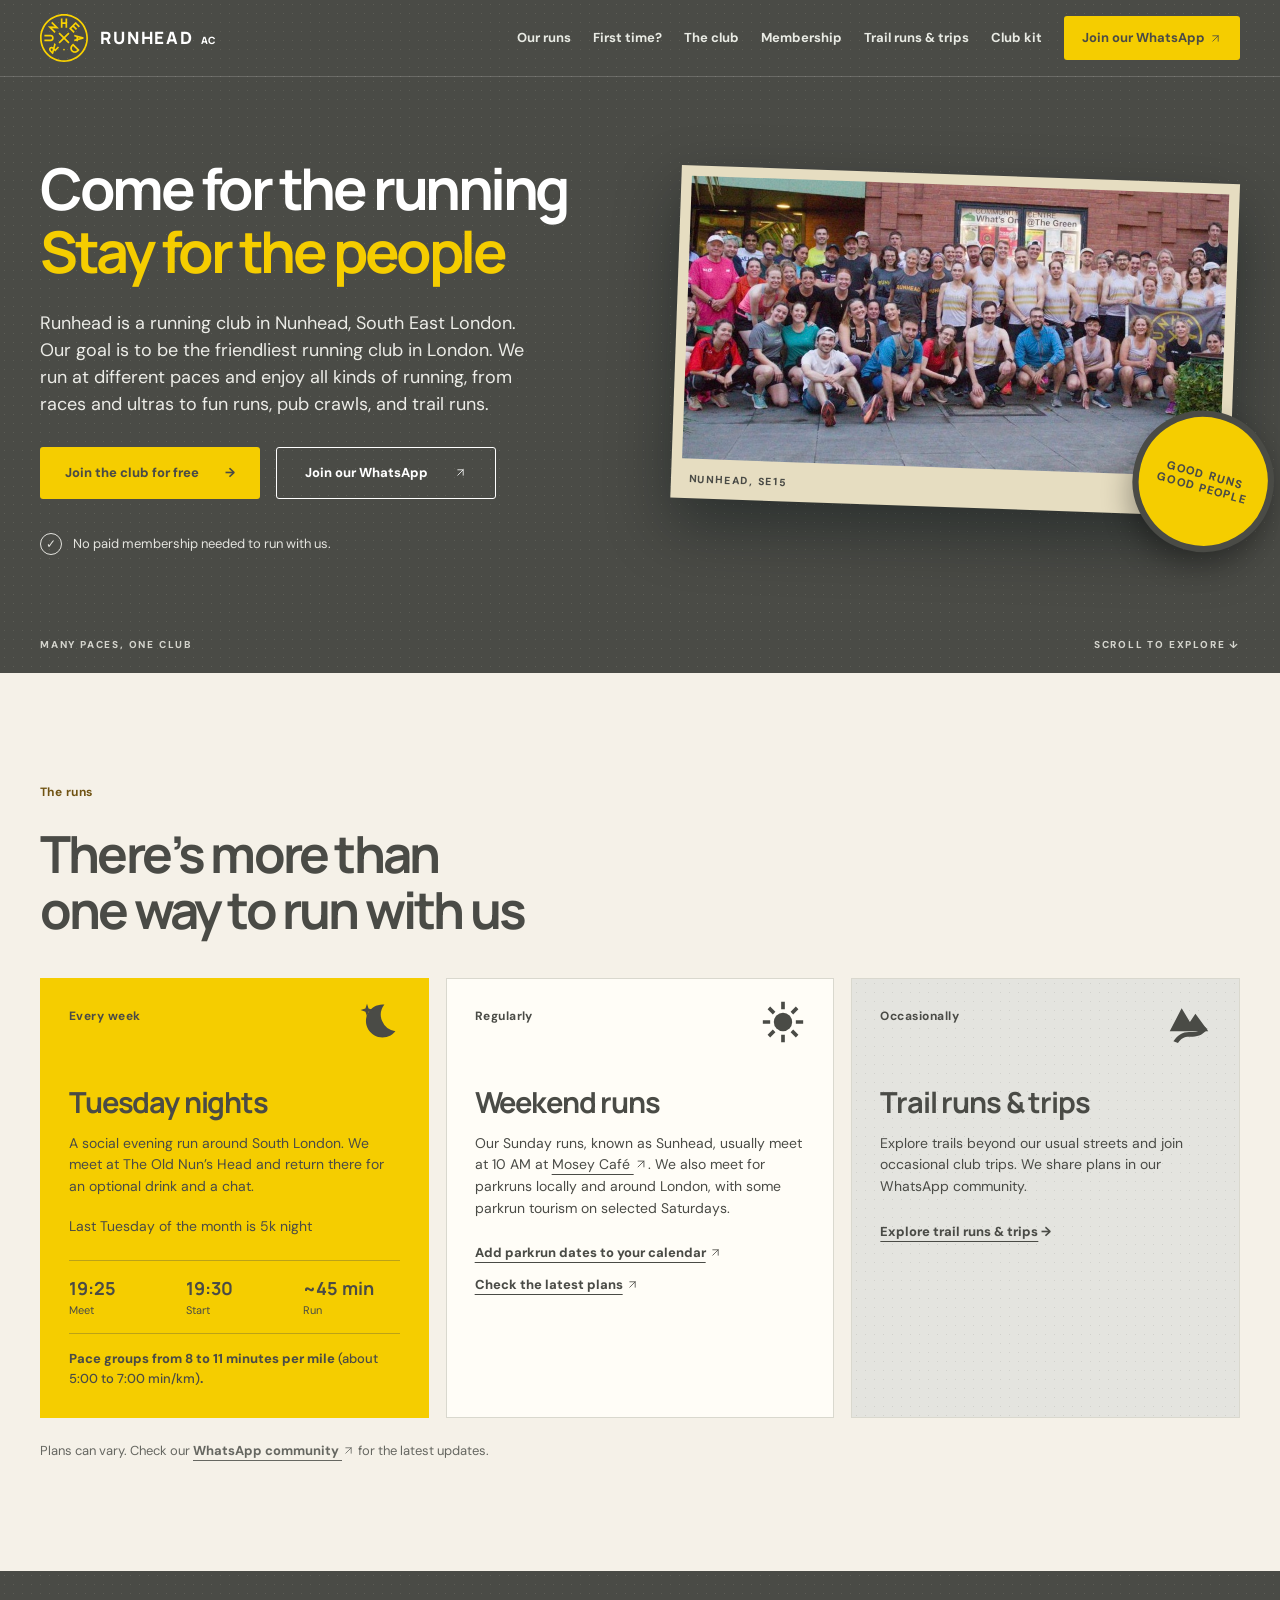
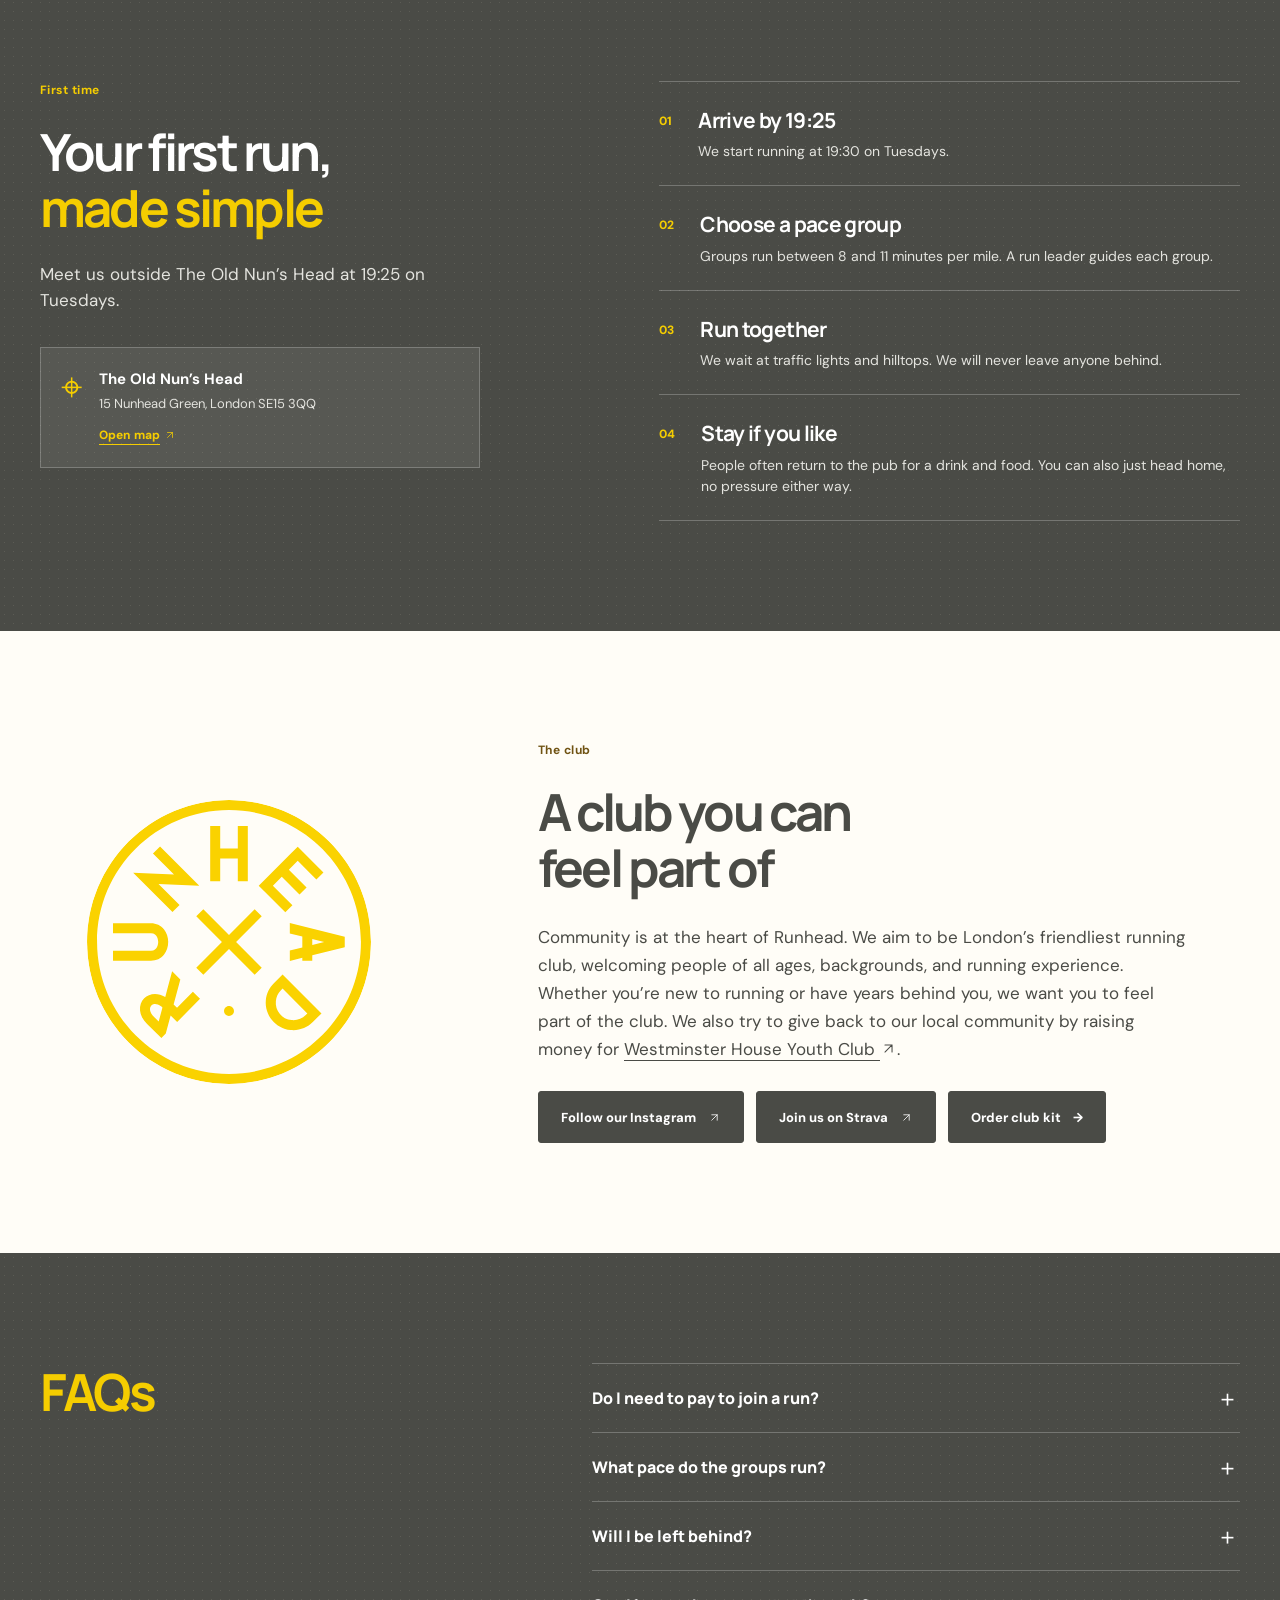
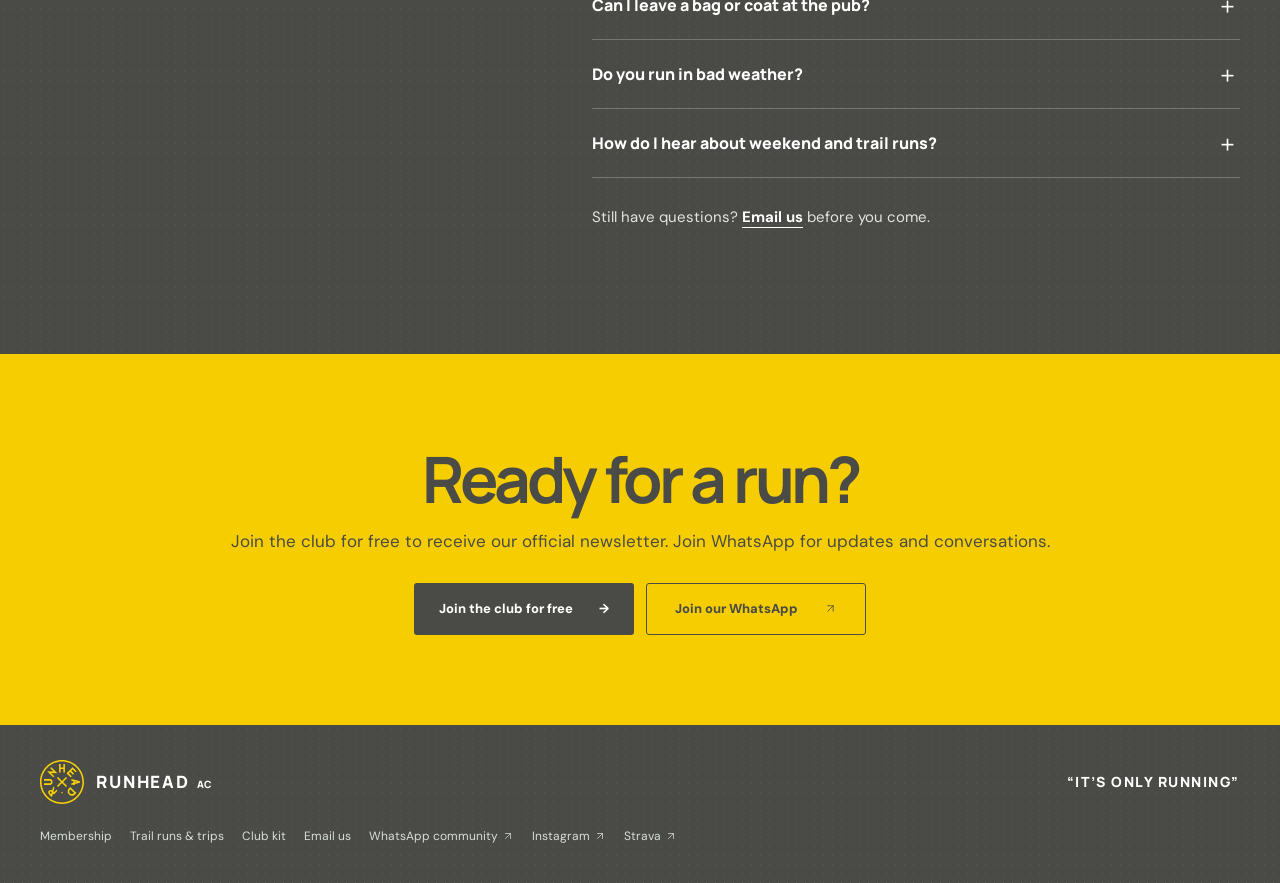
<file: index.html>
<!doctype html>
<html lang="en">
<head>
  <meta charset="utf-8">
  <meta name="viewport" content="width=device-width, initial-scale=1">
  <meta name="theme-color" content="#4a4b46">
  <meta name="description" content="Runhead is a community focused running club in Nunhead, South East London. Join our free Tuesday runs, weekend runs and trail outings.">
  <link rel="canonical" href="https://runheadac.com/">
  <meta property="og:type" content="website">
  <meta property="og:site_name" content="Runhead AC">
  <meta property="og:locale" content="en_GB">
  <meta property="og:title" content="Runhead AC | South East London&#x27;s friendliest run club based in Nunhead, SE15">
  <meta property="og:description" content="Runhead is a community focused running club in Nunhead, South East London. Join our free Tuesday runs, weekend runs and trail outings.">
  <meta property="og:url" content="https://runheadac.com/">
  <meta property="og:image" content="https://runheadac.com/assets/runhead-group-cropped.jpg">
  <meta property="og:image:type" content="image/jpeg">
  <meta property="og:image:width" content="934">
  <meta property="og:image:height" content="700">
  <meta property="og:image:alt" content="Runhead members gathered outside after a club run">
  <link rel="icon" href="assets/runhead-logo.svg" type="image/svg+xml">
  <title>Runhead AC | South East London&#x27;s friendliest run club based in Nunhead, SE15</title>
  <link rel="stylesheet" href="styles.css?v=20261118-continuous-logos">
  <script type="application/ld+json">
{
  "@context": "https://schema.org",
  "@type": "SportsOrganization",
  "@id": "https://runheadac.com/#organization",
  "name": "Runhead AC",
  "url": "https://runheadac.com/",
  "logo": "https://runheadac.com/assets/runhead-logo.svg",
  "description": "A community running club based in Nunhead, South East London.",
  "sport": "Running",
  "email": "runhead.ac@gmail.com",
  "sameAs": [
    "https://www.instagram.com/runhead.ac/"
  ]
}
  </script>
</head>
<body>
  <a class="skip-link" href="#main">Skip to content</a>
  <header class="site-header">
    <div class="wrap header-inner">
      <a class="brand" href="#top" aria-label="Runhead AC, back to top"><img class="brand-logo" src="assets/runhead-logo.svg" width="414" height="414" alt=""><span class="brand-name">RUNHEAD <small>AC</small></span></a>
      <button class="menu-toggle" type="button" aria-expanded="false" aria-controls="site-nav">Menu <span aria-hidden="true">☰</span></button>
      <nav class="site-nav" id="site-nav" aria-label="Main navigation"><a href="#runs">Our runs</a><a href="#first-run">First time?</a><a href="#about">The club</a><a href="membership.html">Membership</a><a href="trips.html">Trail runs &amp; trips</a><a href="kit.html">Club kit</a><a class="nav-join" href="https://chat.whatsapp.com/BFX2EAwOvzrJuNtda4Jina" target="_blank" rel="noopener noreferrer">Join our WhatsApp <svg class="external-arrow" viewBox="0 0 24 24" aria-hidden="true" focusable="false"><path d="M7 17 17 7M7 7h10v10"/></svg></a></nav>
    </div>
  </header>

  <main id="main" tabindex="-1">
    <section class="hero" id="top" aria-labelledby="hero-title">
      <div class="hero-grain" aria-hidden="true"></div>
      <div class="wrap hero-grid">
        <div class="hero-copy">

          <h1 id="hero-title">Come for the running<br><em>Stay for the people</em></h1>
          <p class="hero-intro">Runhead is a running club in Nunhead, South East London. Our goal is to be the friendliest running club in London. We run at different paces and enjoy all kinds of running, from races and ultras to fun runs, pub crawls, and trail runs.</p>
          <div class="hero-actions"><a class="button button-yellow" href="membership.html">Join the club for free <span aria-hidden="true">→</span></a><a class="button button-light-outline" href="https://chat.whatsapp.com/BFX2EAwOvzrJuNtda4Jina" target="_blank" rel="noopener noreferrer">Join our WhatsApp <svg class="external-arrow" viewBox="0 0 24 24" aria-hidden="true" focusable="false"><path d="M7 17 17 7M7 7h10v10"/></svg></a></div>
          <div class="hero-note"><span class="note-icon" aria-hidden="true">✓</span><span>No paid membership needed to run with us.</span></div>
        </div>
        <div class="hero-visual">
          <div class="photo-frame"><img src="assets/runhead-group-cropped.jpg" alt="Runhead members gathered outside after a club run" width="934" height="700"><span class="photo-caption">NUNHEAD, SE15</span></div>
          <div class="round-stamp" aria-hidden="true"><span>GOOD RUNS<br>GOOD PEOPLE</span></div>
        </div>
      </div>
      <div class="hero-bottom wrap"><span>MANY PACES, ONE CLUB</span><span>SCROLL TO EXPLORE <span aria-hidden="true">↓</span></span></div>
    </section>

    <section class="runs section" id="runs" aria-labelledby="runs-title">
      <div class="wrap">
        <div class="section-heading"><div><p class="eyebrow dark-eyebrow section-label">The runs</p><h2 id="runs-title">There’s more than<br><em>one way to run with us</em></h2></div></div>
        <div class="run-grid">
          <article class="run-card regular" id="tuesday"><span class="card-number">Every week</span><div class="card-symbol" aria-hidden="true"><svg viewBox="0 0 48 48"><path d="M31 5A18 18 0 1 0 43 34a18 18 0 0 1-12-29Z"/><path d="m12 4 1.7 5.3L19 11l-5.3 1.7L12 18l-1.7-5.3L5 11l5.3-1.7Z"/></svg></div><h3>Tuesday nights</h3><p>A social evening run around South London. We meet at The Old Nun’s Head and return there for an optional drink and a chat.</p><p class="monthly-run-note">Last Tuesday of the month is 5k night</p><div class="fact-grid"><div><strong>19:25</strong><span>Meet</span></div><div><strong>19:30</strong><span>Start</span></div><div><strong>~45 min</strong><span>Run</span></div></div><p class="card-detail">Pace groups from 8 to 11 minutes per mile <span>(about 5:00 to 7:00 min/km)</span>.</p></article>
          <article class="run-card occasional"><span class="card-number">Regularly</span><div class="card-symbol" aria-hidden="true"><svg viewBox="0 0 48 48"><circle cx="24" cy="24" r="10"/><path d="M22 2h4v8h-4zM22 38h4v8h-4zM2 22h8v4H2zM38 22h8v4h-8zM7.2 10l2.8-2.8 5.7 5.7-2.8 2.8zM32.3 35.1l2.8-2.8 5.7 5.7-2.8 2.8zM7.2 38l5.7-5.7 2.8 2.8-5.7 5.7zM32.3 12.9 38 7.2l2.8 2.8-5.7 5.7z"/></svg></div><h3>Weekend runs</h3><p>Our Sunday runs, known as Sunhead, usually meet at 10 AM at <a class="community-link" href="https://www.moseycafe.co.uk/" target="_blank" rel="noopener noreferrer">Mosey Café <svg class="external-arrow" viewBox="0 0 24 24" aria-hidden="true" focusable="false"><path d="M7 17 17 7M7 7h10v10"/></svg></a>. We also meet for parkruns locally and around London, with some parkrun tourism on selected Saturdays.</p><a class="text-link dark-link" href="https://runheadparkruntourism.netlify.app/" target="_blank" rel="noopener noreferrer"><span class="link-label">Add parkrun dates to your calendar</span> <svg class="external-arrow" viewBox="0 0 24 24" aria-hidden="true" focusable="false"><path d="M7 17 17 7M7 7h10v10"/></svg></a><a class="text-link dark-link" href="https://chat.whatsapp.com/BFX2EAwOvzrJuNtda4Jina" target="_blank" rel="noopener noreferrer"><span class="link-label">Check the latest plans</span> <svg class="external-arrow" viewBox="0 0 24 24" aria-hidden="true" focusable="false"><path d="M7 17 17 7M7 7h10v10"/></svg></a></article>
          <article class="run-card occasional trail"><span class="card-number">Occasionally</span><div class="card-symbol" aria-hidden="true"><svg viewBox="0 0 48 48"><path d="M3 34 16 9l9 15 6-9 14 19H3Z"/><path d="M7 45c5-7 10-10 17-10h4c5 0 9-2 13-6l3 3c-4 5-9 8-16 8h-4c-5 0-9 2-12 7Z"/></svg></div><h3>Trail runs &amp; trips</h3><p>Explore trails beyond our usual streets and join occasional club trips. We share plans in our WhatsApp community.</p><a class="text-link dark-link trips-card-link" href="trips.html"><span class="link-label">Explore trail runs &amp; trips</span> <span aria-hidden="true">→</span></a></article>
        </div>
        <p class="runs-note">Plans can vary. Check our <a href="https://chat.whatsapp.com/BFX2EAwOvzrJuNtda4Jina" target="_blank" rel="noopener noreferrer">WhatsApp community <svg class="external-arrow" viewBox="0 0 24 24" aria-hidden="true" focusable="false"><path d="M7 17 17 7M7 7h10v10"/></svg></a> for the latest updates.</p>
      </div>
    </section>

    <section class="first section" id="first-run" aria-labelledby="first-title">
      <div class="wrap first-grid">
        <div class="first-intro"><p class="eyebrow section-label">First time</p><h2 id="first-title">Your first run,<br><em>made simple</em></h2><p>Meet us outside The Old Nun’s Head at 19:25 on Tuesdays.</p><div class="place-card"><span class="place-pin" aria-hidden="true">⌖</span><div><strong>The Old Nun’s Head</strong><span>15 Nunhead Green, London SE15 3QQ</span><a href="https://www.google.com/maps/search/?api=1&query=The+Old+Nuns+Head+15+Nunhead+Green+London+SE15+3QQ" target="_blank" rel="noopener noreferrer">Open map <svg class="external-arrow" viewBox="0 0 24 24" aria-hidden="true" focusable="false"><path d="M7 17 17 7M7 7h10v10"/></svg></a></div></div></div>
        <div class="first-steps"><div class="step"><span>01</span><div><h3>Arrive by 19:25</h3><p>We start running at 19:30 on Tuesdays.</p></div></div><div class="step"><span>02</span><div><h3>Choose a pace group</h3><p>Groups run between 8 and 11 minutes per mile. A run leader guides each group.</p></div></div><div class="step"><span>03</span><div><h3>Run together</h3><p>We wait at traffic lights and hilltops. We will never leave anyone behind.</p></div></div><div class="step"><span>04</span><div><h3>Stay if you like</h3><p>People often return to the pub for a drink and food. You can also just head home, no pressure either way.</p></div></div></div>
      </div>
    </section>

    <section class="about section" id="about" aria-labelledby="about-title"><div class="wrap about-grid"><img class="about-logo" src="assets/runhead-logo.svg" width="414" height="414" alt="Runhead AC logo"><div><p class="eyebrow section-label">The club</p><h2 id="about-title">A club you can<br><em>feel part of</em></h2><p>Community is at the heart of Runhead. We aim to be London’s friendliest running club, welcoming people of all ages, backgrounds, and running experience. Whether you’re new to running or have years behind you, we want you to feel part of the club. We also try to give back to our local community by raising money for <a class="community-link" href="https://whyc.co.uk/" target="_blank" rel="noopener noreferrer">Westminster House Youth Club <svg class="external-arrow" viewBox="0 0 24 24" aria-hidden="true" focusable="false"><path d="M7 17 17 7M7 7h10v10"/></svg></a>.</p><div class="about-actions"><a class="button button-outline" href="https://www.instagram.com/runhead.ac/" target="_blank" rel="noopener noreferrer">Follow our Instagram <svg class="external-arrow" viewBox="0 0 24 24" aria-hidden="true" focusable="false"><path d="M7 17 17 7M7 7h10v10"/></svg></a><a class="button button-outline" href="https://www.strava.com/clubs/219664" target="_blank" rel="noopener noreferrer">Join us on Strava <svg class="external-arrow" viewBox="0 0 24 24" aria-hidden="true" focusable="false"><path d="M7 17 17 7M7 7h10v10"/></svg></a><a class="button button-outline" href="kit.html">Order club kit <span aria-hidden="true">→</span></a></div></div></div></section>

    <section class="faq section" aria-labelledby="faq-title"><div class="wrap faq-grid"><div><h2 id="faq-title">FAQs</h2></div><div class="faq-list"><details><summary>Do I need to pay to join a run?</summary><p>No. Club membership and all Runhead runs are free. <a href="membership.html">Join the club</a> to receive the official newsletter. Paid England Athletics registration is optional.</p></details><details><summary>What pace do the groups run?</summary><p>Our pace groups range from 8 to 11 minutes per mile, about 5:00 to 7:00 minutes per kilometre. Ask a run leader which group fits you.</p></details><details><summary>Will I be left behind?</summary><p>We have a no drop policy. We always wait at traffic lights and the top of big hills so everyone can catch their breath. Each group has a leader and normally a tailer to help keep everyone together and safe.</p></details><details><summary>Can I leave a bag or coat at the pub?</summary><p>You can leave a bag or coat at The Old Nun’s Head at your own risk. Keep valuables with you.</p></details><details><summary>Do you run in bad weather?</summary><p>Our runs usually continue in rain. The club does not run when there are weather warnings. Check the WhatsApp community for updates.</p></details><details><summary>How do I hear about weekend and trail runs?</summary><p>Dates and routes vary. The club shares plans in its WhatsApp community.</p></details><p class="faq-aside">Still have questions? <a href="mailto:runhead.ac@gmail.com">Email us</a> before you come.</p></div></div></section>

    <section class="join section" aria-labelledby="join-title"><div class="wrap join-inner"><h2 id="join-title">Ready for a run?</h2><p>Join the club for free to receive our official newsletter. Join WhatsApp for updates and conversations.</p><div class="join-actions"><a class="button button-dark" href="membership.html">Join the club for free <span aria-hidden="true">→</span></a><a class="button button-outline" href="https://chat.whatsapp.com/BFX2EAwOvzrJuNtda4Jina" target="_blank" rel="noopener noreferrer">Join our WhatsApp <svg class="external-arrow" viewBox="0 0 24 24" aria-hidden="true" focusable="false"><path d="M7 17 17 7M7 7h10v10"/></svg></a></div></div></section>
  </main>
  <footer class="site-footer"><div class="wrap footer-inner"><div class="footer-brand"><a class="brand" href="#top" aria-label="Runhead AC, back to top"><img class="brand-logo" src="assets/runhead-logo.svg" width="414" height="414" alt=""><span class="brand-name">RUNHEAD <small>AC</small></span></a><p class="footer-motto">“It’s only running”</p></div><nav class="footer-links" aria-label="Footer"><a href="membership.html">Membership</a><a href="trips.html">Trail runs &amp; trips</a><a href="kit.html">Club kit</a><a href="mailto:runhead.ac@gmail.com">Email us</a><a href="https://chat.whatsapp.com/BFX2EAwOvzrJuNtda4Jina" target="_blank" rel="noopener noreferrer">WhatsApp community <svg class="external-arrow" viewBox="0 0 24 24" aria-hidden="true" focusable="false"><path d="M7 17 17 7M7 7h10v10"/></svg></a><a href="https://www.instagram.com/runhead.ac/" target="_blank" rel="noopener noreferrer">Instagram <svg class="external-arrow" viewBox="0 0 24 24" aria-hidden="true" focusable="false"><path d="M7 17 17 7M7 7h10v10"/></svg></a><a href="https://www.strava.com/clubs/219664" target="_blank" rel="noopener noreferrer">Strava <svg class="external-arrow" viewBox="0 0 24 24" aria-hidden="true" focusable="false"><path d="M7 17 17 7M7 7h10v10"/></svg></a></nav></div></footer>
  <script src="script.js?v=20261118-continuous-logos"></script>
</body>
</html>
</file>
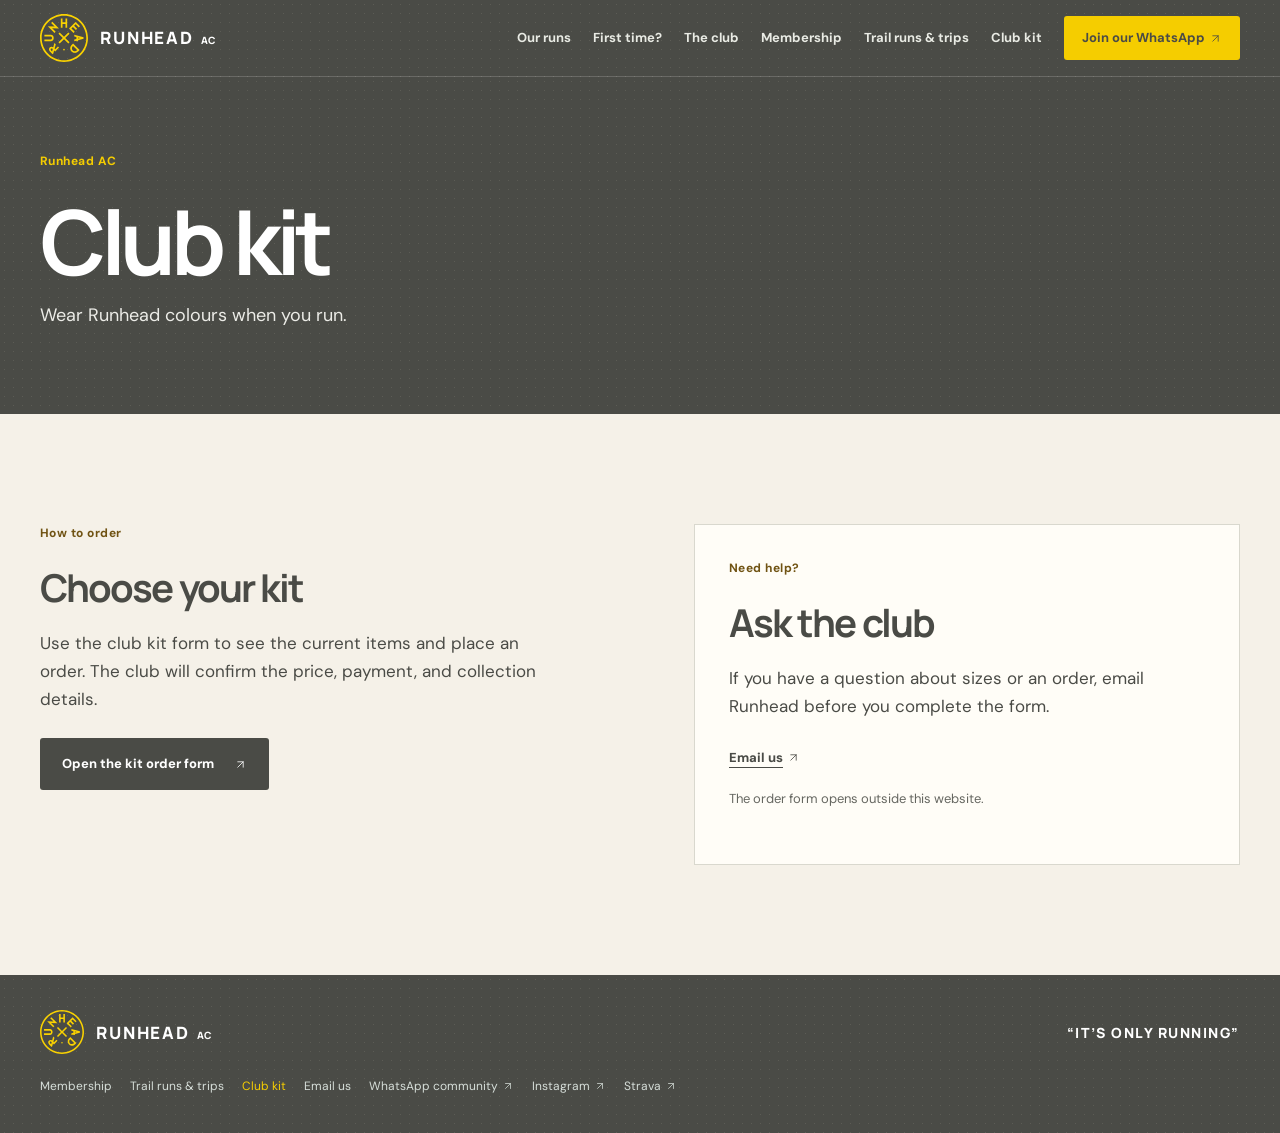
<file: kit.html>
<!doctype html>
<html lang="en">
<head>
  <meta charset="utf-8">
  <meta name="viewport" content="width=device-width, initial-scale=1">
  <meta name="theme-color" content="#4a4b46">
  <meta name="description" content="Find out how to order Runhead AC club kit.">
  <link rel="canonical" href="https://runheadac.com/kit.html">
  <meta property="og:type" content="website">
  <meta property="og:site_name" content="Runhead AC">
  <meta property="og:locale" content="en_GB">
  <meta property="og:title" content="Club kit | Runhead AC">
  <meta property="og:description" content="Find out how to order Runhead AC club kit.">
  <meta property="og:url" content="https://runheadac.com/kit.html">
  <meta property="og:image" content="https://runheadac.com/assets/runhead-group-cropped.jpg">
  <meta property="og:image:type" content="image/jpeg">
  <meta property="og:image:width" content="934">
  <meta property="og:image:height" content="700">
  <meta property="og:image:alt" content="Runhead members gathered outside after a club run">
  <link rel="icon" href="assets/runhead-logo.svg" type="image/svg+xml">
  <title>Club kit | Runhead AC</title>
  <link rel="stylesheet" href="styles.css?v=20261118-continuous-logos">
</head>
<body>
  <a class="skip-link" href="#main">Skip to content</a>
  <header class="site-header">
    <div class="wrap header-inner">
      <a class="brand" href="index.html" aria-label="Runhead AC, home"><img class="brand-logo" src="assets/runhead-logo.svg" width="414" height="414" alt=""><span class="brand-name">RUNHEAD <small>AC</small></span></a>
      <button class="menu-toggle" type="button" aria-expanded="false" aria-controls="site-nav">Menu <span aria-hidden="true">☰</span></button>
      <nav class="site-nav" id="site-nav" aria-label="Main navigation"><a href="index.html#runs">Our runs</a><a href="index.html#first-run">First time?</a><a href="index.html#about">The club</a><a href="membership.html">Membership</a><a href="trips.html">Trail runs &amp; trips</a><a href="kit.html" aria-current="page">Club kit</a><a class="nav-join" href="https://chat.whatsapp.com/BFX2EAwOvzrJuNtda4Jina" target="_blank" rel="noopener noreferrer">Join our WhatsApp <svg class="external-arrow" viewBox="0 0 24 24" aria-hidden="true" focusable="false"><path d="M7 17 17 7M7 7h10v10"/></svg></a></nav>
    </div>
  </header>
  <main id="main" tabindex="-1">
    <section class="inner-hero" aria-labelledby="page-title"><div class="wrap"><p class="eyebrow"><span class="dot"></span> Runhead AC</p><h1 id="page-title">Club kit</h1><p>Wear Runhead colours when you run.</p></div></section>
    <section class="inner-content section"><div class="wrap inner-grid"><div><p class="eyebrow dark-eyebrow section-label">How to order</p><h2>Choose your kit</h2><p>Use the club kit form to see the current items and place an order. The club will confirm the price, payment, and collection details.</p><a class="button button-dark" href="https://docs.google.com/forms/d/e/1FAIpQLScSgQSe_FY-0TyqLgfUR4P6NuaGq7rZKiGgrCs4G4qt5BO6Jg/viewform" target="_blank" rel="noopener noreferrer">Open the kit order form <svg class="external-arrow" viewBox="0 0 24 24" aria-hidden="true" focusable="false"><path d="M7 17 17 7M7 7h10v10"/></svg></a></div><div class="info-card"><p class="eyebrow dark-eyebrow">Need help?</p><h2>Ask the club</h2><p>If you have a question about sizes or an order, email Runhead before you complete the form.</p><a class="text-link dark-link" href="mailto:runhead.ac@gmail.com">Email us <svg class="external-arrow" viewBox="0 0 24 24" aria-hidden="true" focusable="false"><path d="M7 17 17 7M7 7h10v10"/></svg></a><p class="info-note">The order form opens outside this website.</p></div></div></section>
  </main>
  <footer class="site-footer"><div class="wrap footer-inner"><div class="footer-brand"><a class="brand" href="index.html" aria-label="Runhead AC, home"><img class="brand-logo" src="assets/runhead-logo.svg" width="414" height="414" alt=""><span class="brand-name">RUNHEAD <small>AC</small></span></a><p class="footer-motto">“It’s only running”</p></div><nav class="footer-links" aria-label="Footer"><a href="membership.html">Membership</a><a href="trips.html">Trail runs &amp; trips</a><a href="kit.html" aria-current="page">Club kit</a><a href="mailto:runhead.ac@gmail.com">Email us</a><a href="https://chat.whatsapp.com/BFX2EAwOvzrJuNtda4Jina" target="_blank" rel="noopener noreferrer">WhatsApp community <svg class="external-arrow" viewBox="0 0 24 24" aria-hidden="true" focusable="false"><path d="M7 17 17 7M7 7h10v10"/></svg></a><a href="https://www.instagram.com/runhead.ac/" target="_blank" rel="noopener noreferrer">Instagram <svg class="external-arrow" viewBox="0 0 24 24" aria-hidden="true" focusable="false"><path d="M7 17 17 7M7 7h10v10"/></svg></a><a href="https://www.strava.com/clubs/219664" target="_blank" rel="noopener noreferrer">Strava <svg class="external-arrow" viewBox="0 0 24 24" aria-hidden="true" focusable="false"><path d="M7 17 17 7M7 7h10v10"/></svg></a></nav></div></footer>
  <script src="script.js?v=20261118-continuous-logos"></script>
</body>
</html>
</file>
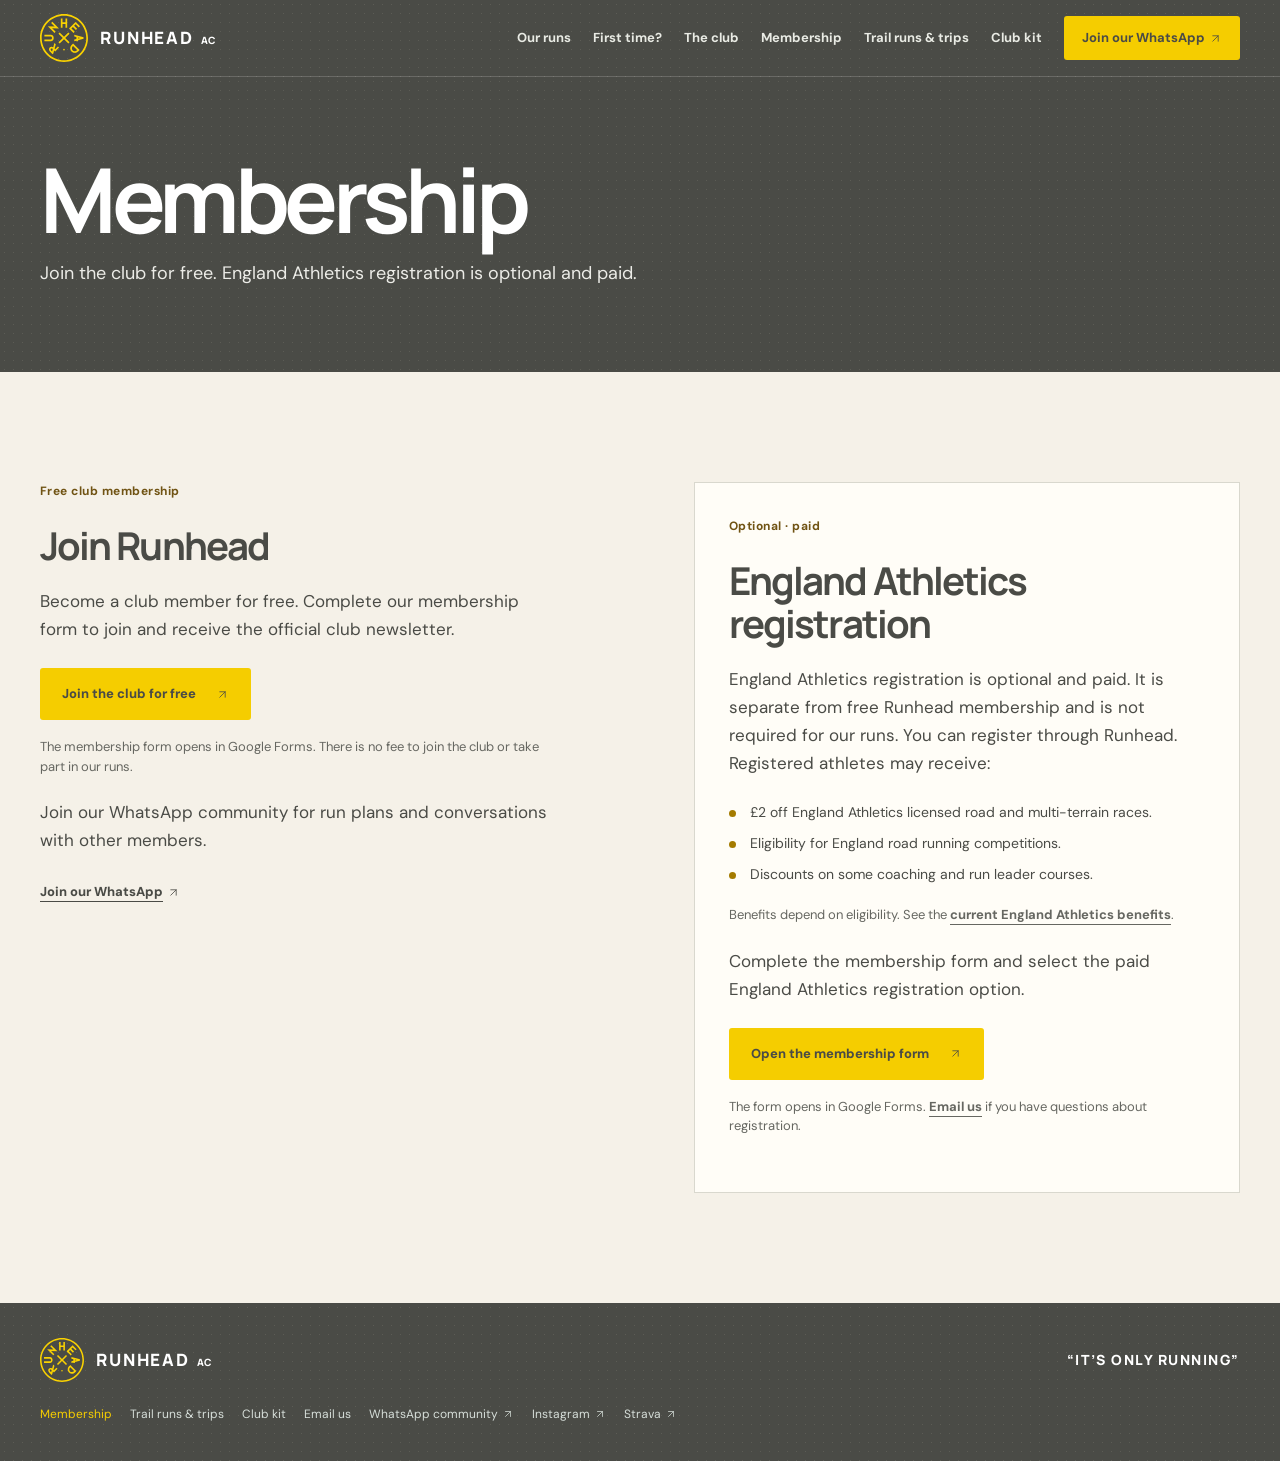
<file: membership.html>
<!doctype html>
<html lang="en">
<head>
  <meta charset="utf-8">
  <meta name="viewport" content="width=device-width, initial-scale=1">
  <meta name="theme-color" content="#4a4b46">
  <meta name="description" content="Join Runhead AC for free and receive the official club newsletter. England Athletics registration is optional and paid.">
  <link rel="canonical" href="https://runheadac.com/membership.html">
  <meta property="og:type" content="website">
  <meta property="og:site_name" content="Runhead AC">
  <meta property="og:locale" content="en_GB">
  <meta property="og:title" content="Membership | Runhead AC">
  <meta property="og:description" content="Join Runhead AC for free and receive the official club newsletter. England Athletics registration is optional and paid.">
  <meta property="og:url" content="https://runheadac.com/membership.html">
  <meta property="og:image" content="https://runheadac.com/assets/runhead-group-cropped.jpg">
  <meta property="og:image:type" content="image/jpeg">
  <meta property="og:image:width" content="934">
  <meta property="og:image:height" content="700">
  <meta property="og:image:alt" content="Runhead members gathered outside after a club run">
  <link rel="icon" href="assets/runhead-logo.svg" type="image/svg+xml">
  <title>Membership | Runhead AC</title>
  <link rel="stylesheet" href="styles.css?v=20261118-continuous-logos">
</head>
<body>
  <a class="skip-link" href="#main">Skip to content</a>
  <header class="site-header">
    <div class="wrap header-inner">
      <a class="brand" href="index.html" aria-label="Runhead AC, home"><img class="brand-logo" src="assets/runhead-logo.svg" width="414" height="414" alt=""><span class="brand-name">RUNHEAD <small>AC</small></span></a>
      <button class="menu-toggle" type="button" aria-expanded="false" aria-controls="site-nav">Menu <span aria-hidden="true">☰</span></button>
      <nav class="site-nav" id="site-nav" aria-label="Main navigation"><a href="index.html#runs">Our runs</a><a href="index.html#first-run">First time?</a><a href="index.html#about">The club</a><a href="membership.html" aria-current="page">Membership</a><a href="trips.html">Trail runs &amp; trips</a><a href="kit.html">Club kit</a><a class="nav-join" href="https://chat.whatsapp.com/BFX2EAwOvzrJuNtda4Jina" target="_blank" rel="noopener noreferrer">Join our WhatsApp <svg class="external-arrow" viewBox="0 0 24 24" aria-hidden="true" focusable="false"><path d="M7 17 17 7M7 7h10v10"/></svg></a></nav>
    </div>
  </header>
  <main id="main" tabindex="-1">
    <section class="inner-hero" aria-labelledby="page-title"><div class="wrap"><h1 id="page-title">Membership</h1><p>Join the club for free. England Athletics registration is optional and paid.</p></div></section>
    <section class="inner-content section"><div class="wrap inner-grid"><div><p class="eyebrow dark-eyebrow section-label">Free club membership</p><h2>Join Runhead</h2><p>Become a club member for free. Complete our membership form to join and receive the official club newsletter.</p><a class="button button-yellow" href="https://docs.google.com/forms/d/e/1FAIpQLSeixEFlSVOUEqLfo-92x7i-JwMefeY4FwtcCJLKdm87cmYokw/viewform" target="_blank" rel="noopener noreferrer">Join the club for free <svg class="external-arrow" viewBox="0 0 24 24" aria-hidden="true" focusable="false"><path d="M7 17 17 7M7 7h10v10"/></svg></a><p class="info-note">The membership form opens in Google Forms. There is no fee to join the club or take part in our runs.</p><p>Join our WhatsApp community for run plans and conversations with other members.</p><a class="text-link dark-link" href="https://chat.whatsapp.com/BFX2EAwOvzrJuNtda4Jina" target="_blank" rel="noopener noreferrer">Join our WhatsApp <svg class="external-arrow" viewBox="0 0 24 24" aria-hidden="true" focusable="false"><path d="M7 17 17 7M7 7h10v10"/></svg></a></div><div class="info-card"><p class="eyebrow dark-eyebrow">Optional · paid</p><h2>England Athletics registration</h2><p>England Athletics registration is optional and paid. It is separate from free Runhead membership and is not required for our runs. You can register through Runhead. Registered athletes may receive:</p><ul class="benefit-list"><li>£2 off England Athletics licensed road and multi-terrain races.</li><li>Eligibility for England road running competitions.</li><li>Discounts on some coaching and run leader courses.</li></ul><p class="info-note">Benefits depend on eligibility. See the <a href="https://www.englandathletics.org/take-part/athlete-registration/benefits/" target="_blank" rel="noopener noreferrer">current England Athletics benefits</a>.</p><p>Complete the membership form and select the paid England Athletics registration option.</p><a class="button button-yellow" href="https://docs.google.com/forms/d/e/1FAIpQLSeixEFlSVOUEqLfo-92x7i-JwMefeY4FwtcCJLKdm87cmYokw/viewform" target="_blank" rel="noopener noreferrer">Open the membership form <svg class="external-arrow" viewBox="0 0 24 24" aria-hidden="true" focusable="false"><path d="M7 17 17 7M7 7h10v10"/></svg></a><p class="info-note">The form opens in Google Forms. <a href="mailto:runhead.ac@gmail.com?subject=England%20Athletics%20registration">Email us</a> if you have questions about registration.</p></div></div></section>
  </main>
  <footer class="site-footer"><div class="wrap footer-inner"><div class="footer-brand"><a class="brand" href="index.html" aria-label="Runhead AC, home"><img class="brand-logo" src="assets/runhead-logo.svg" width="414" height="414" alt=""><span class="brand-name">RUNHEAD <small>AC</small></span></a><p class="footer-motto">“It’s only running”</p></div><nav class="footer-links" aria-label="Footer"><a href="membership.html" aria-current="page">Membership</a><a href="trips.html">Trail runs &amp; trips</a><a href="kit.html">Club kit</a><a href="mailto:runhead.ac@gmail.com">Email us</a><a href="https://chat.whatsapp.com/BFX2EAwOvzrJuNtda4Jina" target="_blank" rel="noopener noreferrer">WhatsApp community <svg class="external-arrow" viewBox="0 0 24 24" aria-hidden="true" focusable="false"><path d="M7 17 17 7M7 7h10v10"/></svg></a><a href="https://www.instagram.com/runhead.ac/" target="_blank" rel="noopener noreferrer">Instagram <svg class="external-arrow" viewBox="0 0 24 24" aria-hidden="true" focusable="false"><path d="M7 17 17 7M7 7h10v10"/></svg></a><a href="https://www.strava.com/clubs/219664" target="_blank" rel="noopener noreferrer">Strava <svg class="external-arrow" viewBox="0 0 24 24" aria-hidden="true" focusable="false"><path d="M7 17 17 7M7 7h10v10"/></svg></a></nav></div></footer>
  <script src="script.js?v=20261118-continuous-logos"></script>
</body>
</html>
</file>
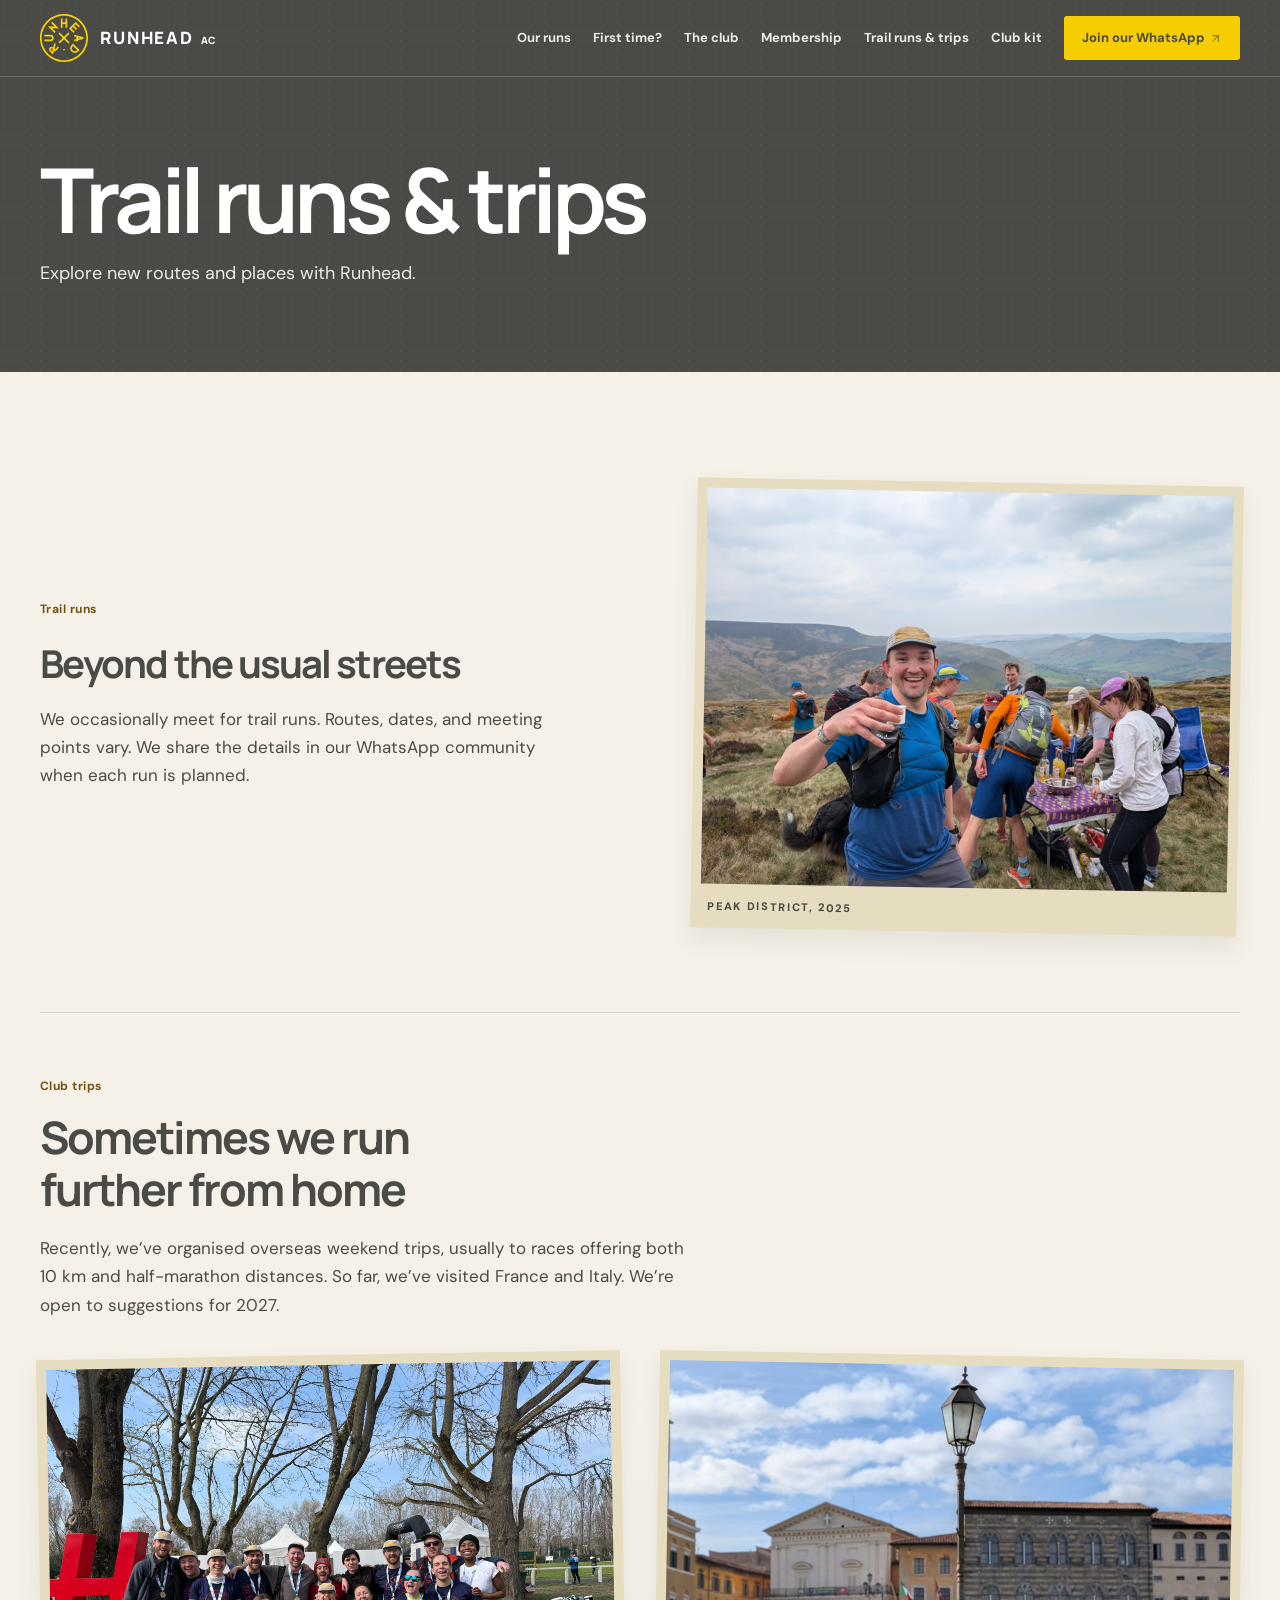
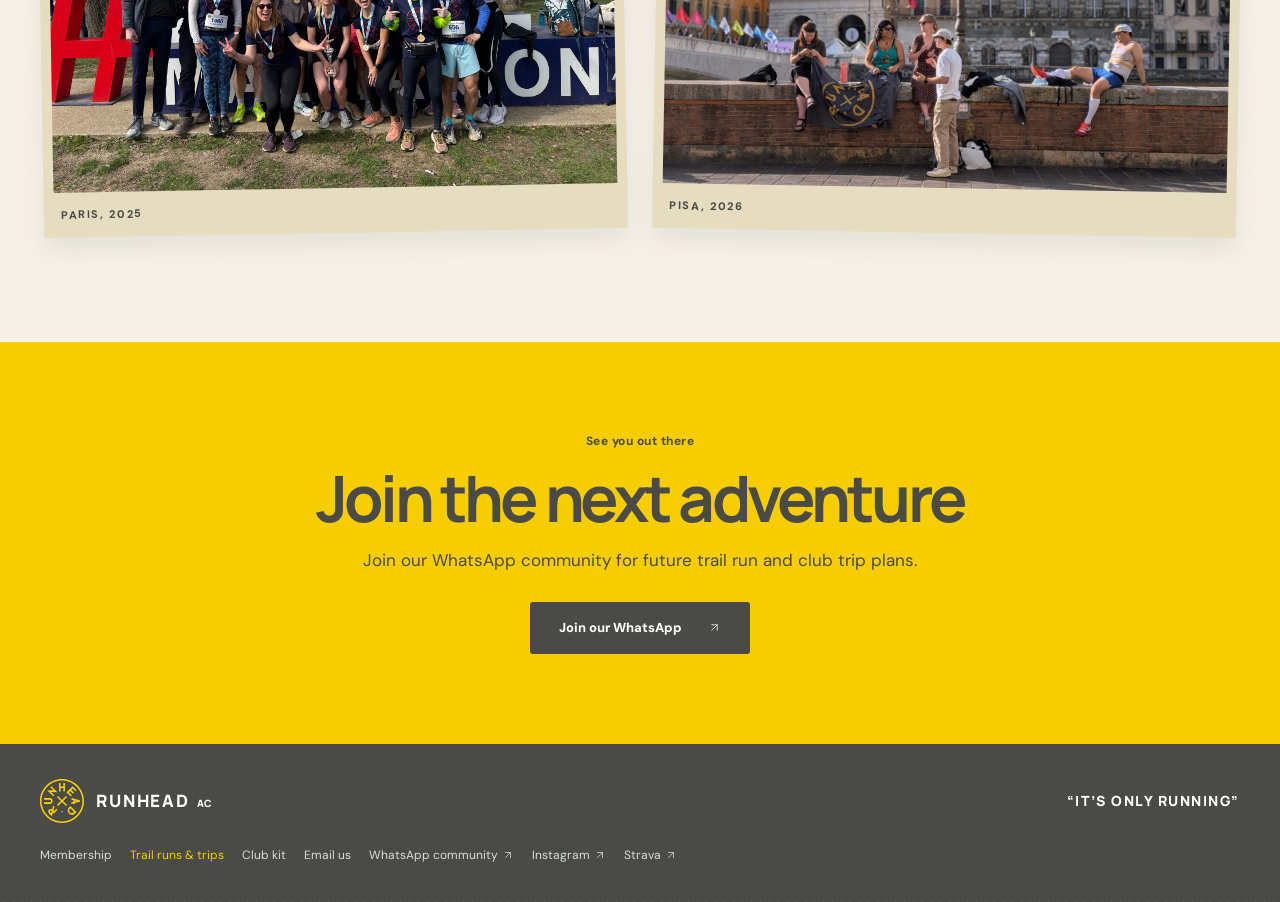
<file: trips.html>
<!doctype html>
<html lang="en">
<head>
  <meta charset="utf-8">
  <meta name="viewport" content="width=device-width, initial-scale=1">
  <meta name="theme-color" content="#4a4b46">
  <meta name="description" content="Explore Runhead trail runs and occasional club trips, including Paris 2025 and Pisa 2026.">
  <link rel="canonical" href="https://runheadac.com/trips.html">
  <meta property="og:type" content="website">
  <meta property="og:site_name" content="Runhead AC">
  <meta property="og:locale" content="en_GB">
  <meta property="og:title" content="Trail runs &amp; trips | Runhead AC">
  <meta property="og:description" content="Explore Runhead trail runs and occasional club trips, including Paris 2025 and Pisa 2026.">
  <meta property="og:url" content="https://runheadac.com/trips.html">
  <meta property="og:image" content="https://runheadac.com/assets/runhead-paris-2025.jpg">
  <meta property="og:image:type" content="image/jpeg">
  <meta property="og:image:width" content="2048">
  <meta property="og:image:height" content="1536">
  <meta property="og:image:alt" content="Runhead members wearing medals after a race during the Paris club trip">
  <link rel="icon" href="assets/runhead-logo.svg" type="image/svg+xml">
  <title>Trail runs &amp; trips | Runhead AC</title>
  <link rel="stylesheet" href="styles.css?v=20261118-continuous-logos">
</head>
<body>
  <a class="skip-link" href="#main">Skip to content</a>
  <header class="site-header">
    <div class="wrap header-inner">
      <a class="brand" href="index.html" aria-label="Runhead AC, home"><img class="brand-logo" src="assets/runhead-logo.svg" width="414" height="414" alt=""><span class="brand-name">RUNHEAD <small>AC</small></span></a>
      <button class="menu-toggle" type="button" aria-expanded="false" aria-controls="site-nav">Menu <span aria-hidden="true">☰</span></button>
      <nav class="site-nav" id="site-nav" aria-label="Main navigation"><a href="index.html#runs">Our runs</a><a href="index.html#first-run">First time?</a><a href="index.html#about">The club</a><a href="membership.html">Membership</a><a href="trips.html" aria-current="page">Trail runs &amp; trips</a><a href="kit.html">Club kit</a><a class="nav-join" href="https://chat.whatsapp.com/BFX2EAwOvzrJuNtda4Jina" target="_blank" rel="noopener noreferrer">Join our WhatsApp <svg class="external-arrow" viewBox="0 0 24 24" aria-hidden="true" focusable="false"><path d="M7 17 17 7M7 7h10v10"/></svg></a></nav>
    </div>
  </header>
  <main id="main" tabindex="-1">
    <section class="inner-hero" aria-labelledby="page-title"><div class="wrap"><h1 id="page-title">Trail runs &amp; trips</h1><p>Explore new routes and places with Runhead.</p></div></section>
    <section class="inner-content section" aria-labelledby="trail-title"><div class="wrap inner-grid trail-intro-grid"><div><p class="eyebrow dark-eyebrow">Trail runs</p><h2 id="trail-title">Beyond the usual streets</h2><p>We occasionally meet for trail runs. Routes, dates, and meeting points vary. We share the details in our WhatsApp community when each run is planned.</p></div><figure class="trail-photo"><img src="assets/runhead-peak-district-2025.jpg" alt="Runhead members taking a break on a trail in the Peak District hills" width="1600" height="1204"><figcaption>PEAK DISTRICT, 2025</figcaption></figure></div><div class="wrap club-trips"><div class="trips-intro"><p class="eyebrow dark-eyebrow">Club trips</p><h3>Sometimes we run<br>further from home</h3><p>Recently, we’ve organised overseas weekend trips, usually to races offering both 10 km and half-marathon distances. So far, we’ve visited France and Italy. We’re open to suggestions for 2027.</p></div><div class="trip-photos"><figure><img src="assets/runhead-paris-2025.jpg" alt="Runhead members wearing medals after a race during the Paris club trip" width="2048" height="1536" loading="lazy"><figcaption>PARIS, 2025</figcaption></figure><figure><img src="assets/runhead-pisa-2026.jpg" alt="Runhead members with the club flag beside the river in Pisa" width="1600" height="1200" loading="lazy"><figcaption>PISA, 2026</figcaption></figure></div></div></section>
    <section class="join section" aria-labelledby="trips-join-title"><div class="wrap join-inner"><p class="eyebrow dark-eyebrow">See you out there</p><h2 id="trips-join-title">Join the next adventure</h2><p>Join our WhatsApp community for future trail run and club trip plans.</p><div class="join-actions"><a class="button button-dark" href="https://chat.whatsapp.com/BFX2EAwOvzrJuNtda4Jina" target="_blank" rel="noopener noreferrer">Join our WhatsApp <svg class="external-arrow" viewBox="0 0 24 24" aria-hidden="true" focusable="false"><path d="M7 17 17 7M7 7h10v10"/></svg></a></div></div></section>
  </main>
  <footer class="site-footer"><div class="wrap footer-inner"><div class="footer-brand"><a class="brand" href="index.html" aria-label="Runhead AC, home"><img class="brand-logo" src="assets/runhead-logo.svg" width="414" height="414" alt=""><span class="brand-name">RUNHEAD <small>AC</small></span></a><p class="footer-motto">“It’s only running”</p></div><nav class="footer-links" aria-label="Footer"><a href="membership.html">Membership</a><a href="trips.html" aria-current="page">Trail runs &amp; trips</a><a href="kit.html">Club kit</a><a href="mailto:runhead.ac@gmail.com">Email us</a><a href="https://chat.whatsapp.com/BFX2EAwOvzrJuNtda4Jina" target="_blank" rel="noopener noreferrer">WhatsApp community <svg class="external-arrow" viewBox="0 0 24 24" aria-hidden="true" focusable="false"><path d="M7 17 17 7M7 7h10v10"/></svg></a><a href="https://www.instagram.com/runhead.ac/" target="_blank" rel="noopener noreferrer">Instagram <svg class="external-arrow" viewBox="0 0 24 24" aria-hidden="true" focusable="false"><path d="M7 17 17 7M7 7h10v10"/></svg></a><a href="https://www.strava.com/clubs/219664" target="_blank" rel="noopener noreferrer">Strava <svg class="external-arrow" viewBox="0 0 24 24" aria-hidden="true" focusable="false"><path d="M7 17 17 7M7 7h10v10"/></svg></a></nav></div></footer>
  <script src="script.js?v=20261118-continuous-logos"></script>
</body>
</html>
</file>
<file: styles.css>
@import url('https://fonts.googleapis.com/css2?family=DM+Sans:wght@400;500;600;700;800&family=Manrope:wght@400;500;600;700;800&display=swap');
:root{--ink:#4a4b46;--deep:#4a4b46;--cream:#f5f1e8;--paper:#fffdf7;--gold:#f5cd00;--muted:#666761;--line:#d9d8ce;--link-hover-underline:3px}*{box-sizing:border-box}html{scroll-behavior:smooth}body{margin:0;background:var(--cream);color:var(--ink);font-family:'DM Sans',Arial,sans-serif;line-height:1.5}a{color:inherit}button{font:inherit}.wrap{width:min(1200px,calc(100% - 64px));margin:auto}.skip-link{position:absolute;left:12px;top:-60px;background:var(--gold);padding:10px;z-index:20}.skip-link:focus{top:12px}.site-header{background:var(--deep);color:#fff;position:relative;z-index:5;border-bottom:1px solid #ffffff2b}.header-inner{height:76px;display:flex;align-items:center;justify-content:space-between}.brand{display:inline-flex;align-items:center;gap:12px;text-decoration:none;color:#fff}.brand-name{font-family:Manrope,Arial,sans-serif;font-size:17px;font-weight:800;letter-spacing:.11em;white-space:nowrap}.brand-name small{font-size:10px;letter-spacing:.04em;margin-left:2px}.site-nav{display:flex;align-items:center;gap:35px}.site-nav a{font-size:13px;font-weight:700;text-decoration:none;color:#e9ebe4}.site-nav a:hover,.site-nav a:focus-visible{color:var(--gold)}.site-nav .nav-join{background:var(--gold);color:var(--ink);padding:12px 18px;border-radius:3px}.site-nav .nav-join:hover{background:#ffe579;color:var(--ink)}.menu-toggle{display:none}.hero{position:relative;overflow:hidden;background:var(--deep);color:#fff}.hero-grain{background-image:radial-gradient(#b4b4a2 .7px,transparent .7px);position:absolute;inset:0;opacity:.17;background-size:9px 9px;pointer-events:none}.hero-grid{position:relative;display:grid;grid-template-columns:1.04fr .96fr;gap:4%;align-items:center;min-height:610px;padding-top:48px;padding-bottom:48px}.hero-copy{padding-bottom:22px}.eyebrow{font-size:11px;font-weight:800;letter-spacing:.18em;color:var(--gold);margin:0 0 24px;display:flex;align-items:center;gap:12px}.dot{width:8px;height:8px;background:var(--gold);border-radius:50%;display:inline-block}.hero h1,h2,h3{font-family:Manrope,Arial,sans-serif}.hero h1{font-size:clamp(48px,5.5vw,82px);line-height:1.08;letter-spacing:-.06em;margin:0 0 28px;max-width:720px}.hero h1 em,h2 em{font-style:normal;color:var(--gold)}.hero-intro{font-size:18px;max-width:490px;color:#ecece7;margin:0 0 29px}.hero-actions,.join-actions{display:flex;align-items:center;gap:25px;flex-wrap:wrap}.button{display:inline-flex;justify-content:center;align-items:center;gap:26px;padding:15px 22px;text-decoration:none;font-size:13px;font-weight:800;border-radius:3px;min-height:52px;transition:transform .15s,background .15s}.button:hover{transform:none}.button-yellow{background:var(--gold);color:var(--ink)}.button-yellow:hover{background:#ffe476}.text-link{font-size:13px;font-weight:800;color:#fff;text-decoration:none;border-bottom:1px solid #ffffff88;padding-bottom:4px}.text-link:hover{color:var(--gold)}.hero-note{display:flex;align-items:center;gap:11px;color:#e4e4df;font-size:13px;margin-top:34px}.note-icon{border:1px solid #e4e4df;border-radius:50%;width:22px;height:22px;display:grid;place-items:center;font-size:12px}.hero-visual{position:relative;padding:16px 16px 20px 0}.photo-frame{position:relative;background:#e6ddc1;transform:rotate(2deg);box-shadow:0 25px 60px #020b0d6c;padding:10px 10px 38px}.photo-frame img{display:block;width:100%;height:auto;aspect-ratio:1.9;object-fit:cover;object-position:center 65%}.photo-caption{position:absolute;bottom:11px;left:17px;font-size:10px;letter-spacing:.15em;font-weight:800;color:var(--ink)}.round-stamp{position:absolute;right:-22px;bottom:-23px;width:136px;height:136px;border-radius:50%;background:var(--gold);border:6px solid var(--deep);color:var(--ink);display:flex;flex-direction:column;align-items:center;justify-content:center;text-align:center;transform:rotate(12deg);box-shadow:0 12px 28px #0005}.round-stamp span{font-size:11px;line-height:1.2;letter-spacing:.1em;font-weight:800}.hero-bottom{position:relative;display:flex;justify-content:space-between;padding:0 0 21px;color:#d4d4cd;font-size:10px;font-weight:800;letter-spacing:.18em}.section{padding:110px 0}.runs{background:var(--cream)}.section-heading{display:flex;justify-content:space-between;align-items:end;gap:30px;margin-bottom:40px}.section-heading h2,.first h2,.faq h2,.about h2{font-size:clamp(37px,4vw,58px);line-height:1.1;letter-spacing:-.055em;margin:0}.section-heading h2 em,.faq h2 em{color:#aa7c15}.dark-eyebrow{color:#97721b}.section-heading>p{max-width:300px;margin:0 0 8px;color:var(--muted);font-size:15px}.run-grid{display:grid;grid-template-columns:repeat(3,minmax(0,1fr));gap:17px}.run-card{min-height:320px;padding:28px;background:var(--paper);border:1px solid var(--line);display:flex;flex-direction:column;position:relative}.run-card.regular{background:var(--gold);border-color:var(--gold)}.run-card.trail{background:#e4e4df}.card-number{font-size:10px;font-weight:800;letter-spacing:.17em}.card-symbol{position:absolute;right:28px;top:21px;font-size:43px;line-height:1;font-family:Arial,sans-serif;font-weight:400}.run-card h3{font-size:29px;line-height:1.1;letter-spacing:-.04em;margin:62px 0 14px}.run-card p{font-size:14px;line-height:1.55;margin:0;color:#4a4b46}.fact-grid{display:flex;border-top:1px solid #4a4b4655;border-bottom:1px solid #4a4b4655;margin:23px 0 15px;padding:14px 0;gap:20px}.fact-grid div{flex:1;display:flex;flex-direction:column}.fact-grid strong{font-family:Manrope,Arial,sans-serif;font-size:18px}.fact-grid span{font-size:11px}.run-card .card-detail{font-size:13px;font-weight:800;color:var(--ink)}.card-detail span{font-weight:500}.runs-note{font-size:13px;color:var(--muted);margin:23px 0 0}.runs-note a{font-weight:700}.first{background:var(--ink);color:#fff}.first-grid{display:grid;grid-template-columns:.9fr 1.1fr;gap:12%}.first h2 em,.about h2 em{color:var(--gold)}.first-intro>p:not(.eyebrow){font-size:17px;max-width:420px;color:#e4e4df;margin:27px 0 34px}.place-card{display:flex;gap:17px;background:#ffffff12;border:1px solid #ffffff38;padding:20px;max-width:440px}.place-pin{font-size:38px;line-height:1;color:var(--gold)}.place-card div{display:flex;flex-direction:column;gap:3px}.place-card strong{font-size:15px}.place-card div>span:not(.place-pin){color:#e4e4df;font-size:13px}.place-card a{color:var(--gold);font-size:12px;font-weight:800;margin-top:7px}.first-steps{border-top:1px solid #ffffff3d}.step{display:flex;gap:26px;padding:23px 0;border-bottom:1px solid #ffffff3d}.step>span{color:var(--gold);font-size:12px;font-weight:800;padding-top:7px}.step h3{font-size:21px;letter-spacing:-.03em;margin:0 0 5px}.step p{color:#e4e4df;margin:0;font-size:14px}.faq{background:var(--paper)}.faq-grid{display:grid;grid-template-columns:.8fr 1.2fr;gap:10%}.faq-aside{font-size:15px;color:var(--muted);margin-top:28px}.faq-aside a{font-weight:700;color:var(--ink)}.faq-list{border-top:1px solid var(--line)}.faq-list details{border-bottom:1px solid var(--line)}.faq-list summary{cursor:pointer;list-style:none;font-family:Manrope,Arial,sans-serif;font-weight:800;font-size:16px;padding:22px 34px 22px 0;position:relative}.faq-list summary::-webkit-details-marker{display:none}.faq-list summary:after{content:'+';position:absolute;right:5px;top:16px;font-size:26px;font-weight:400}.faq-list details[open] summary:after{content:'+';transform:rotate(45deg)}.faq-list details p{margin:0;padding:0 38px 22px 0;color:var(--muted);font-size:14px}.about{background:#4a4b46;color:#fff}.about-grid{display:grid;grid-template-columns:.7fr 1.3fr;align-items:center;gap:10%}.about-grid>div:last-child>p:not(.eyebrow){font-size:17px;line-height:1.65;color:#e4e4df;max-width:650px;margin:28px 0}.about-links{display:flex;gap:24px;flex-wrap:wrap}.about-links a{color:var(--gold);font-size:13px;font-weight:800;text-decoration:none;border-bottom:1px solid var(--gold);padding-bottom:4px}.join{background:var(--gold);text-align:center;padding:90px 0}.join-inner{display:flex;align-items:center;flex-direction:column}.join .eyebrow{margin-bottom:13px}.join h2{font-size:clamp(43px,5vw,66px);letter-spacing:-.06em;line-height:1.1;margin:0}.join p:not(.eyebrow){font-size:17px;margin:15px 0 28px}.join-actions{justify-content:center;gap:12px}.button-dark{background:var(--ink);color:#fff}.button-dark:hover{background:#5e5f59}.button-outline{border:1px solid var(--ink);color:var(--ink)}.button-outline:hover{background:#fff3b6}.site-footer{background:#4a4b46;color:#d6ded9;padding:35px 0}.footer-inner{display:flex;align-items:center;justify-content:space-between;gap:20px}.footer-inner p{font-size:12px}.footer-inner>div{display:flex;gap:18px}.footer-inner>div a{font-size:12px;text-decoration:none;color:#d6ded9}.footer-inner>div a:hover{color:var(--gold)}:focus-visible{outline:3px solid #f2ca43;outline-offset:4px}@media(max-width:900px){.wrap{width:min(100% - 40px,1200px)}.site-nav{gap:16px}.hero-grid{grid-template-columns:1fr;gap:30px;padding-top:55px}.hero-copy{padding:0}.hero-visual{max-width:670px;margin:0 auto 20px}.run-grid{grid-template-columns:1fr 1fr}.run-card.regular{grid-column:1/-1}.first-grid,.faq-grid{gap:6%}.footer-inner{flex-wrap:wrap}}@media(max-width:650px){.wrap{width:calc(100% - 36px)}.header-inner{height:66px}.menu-toggle{display:block;background:none;border:1px solid #ffffff67;color:#fff;padding:8px 10px;font-size:12px;font-weight:700}.menu-toggle span{margin-left:8px}.site-nav{display:none;position:absolute;top:66px;left:0;right:0;background:var(--deep);padding:20px 18px 24px;flex-direction:column;align-items:stretch;gap:0;border-top:1px solid #ffffff33}.site-nav.is-open{display:flex}.site-nav a{padding:12px 4px}.site-nav .nav-join{margin-top:8px;padding:12px}.hero-grid{padding-top:47px;padding-bottom:30px;min-height:0}.hero h1{font-size:clamp(43px,12vw,65px)}.hero-intro{font-size:16px}.hero-actions{gap:18px}.hero-visual{padding-right:10px}.round-stamp{width:101px;height:101px;right:-13px;bottom:-15px}.round-stamp span{font-size:8px}.hero-bottom{font-size:8px}.section{padding:74px 0}.section-heading{display:block}.section-heading>p{margin:20px 0 0}.run-grid,.first-grid,.faq-grid,.about-grid{grid-template-columns:1fr}.run-grid{gap:12px}.run-card.regular{grid-column:auto}.run-card{min-height:280px}.run-card h3{margin-top:50px}.first-grid,.faq-grid,.about-grid{gap:38px}.join{padding:70px 0}.join-actions{flex-direction:column;width:100%}.join-actions .button{width:100%;max-width:330px}.footer-inner{align-items:flex-start;flex-direction:column}.footer-inner>div{flex-wrap:wrap}.faq-list summary{font-size:15px}}@media(prefers-reduced-motion:reduce){html{scroll-behavior:auto}.button{transition:none}}



.brand-logo{display:block;width:48px;height:48px;object-fit:contain;flex:none}.about-logo{display:block;width:min(310px,75%);height:auto;margin:auto}.site-footer .brand-logo{width:44px;height:44px}@media(max-width:650px){.brand-logo{width:42px;height:42px}.about-logo{width:190px}}



.section-label{gap:10px}.section-index{display:inline-grid;place-items:center;width:34px;height:34px;border:2px solid var(--gold);border-radius:50%;color:var(--gold);font-family:Manrope,Arial,sans-serif;font-size:10px;letter-spacing:0;flex:none}.dark-eyebrow .section-index{color:var(--ink)}.card-number{display:inline-flex;align-items:center;gap:9px}.card-number::before{content:'';width:6px;height:6px;background:var(--gold);border-radius:50%;flex:none}.run-card.regular .card-number::before{background:var(--ink)}.faq .eyebrow::before{content:'';width:7px;height:7px;background:var(--gold);border-radius:50%;flex:none}

.footer-links{display:flex;justify-content:flex-start;gap:10px 18px;flex-wrap:wrap;max-width:570px}.footer-links a{font-size:12px;text-decoration:none;color:#d6ded9}.footer-links a:hover,.footer-links a:focus-visible,.footer-links a[aria-current="page"]{color:var(--gold)}
.inner-hero{background:var(--deep);color:#fff;padding:75px 0 85px}.inner-hero h1{font-family:Manrope,Arial,sans-serif;font-size:clamp(50px,7vw,90px);line-height:1.05;letter-spacing:-.06em;margin:0 0 14px}.inner-hero>div>p:last-child{color:#ecece7;font-size:18px;margin:0;max-width:650px}.inner-content{min-height:440px}.inner-grid{display:grid;grid-template-columns:1fr 1fr;gap:9%;align-items:start}.inner-grid h2{font-size:clamp(32px,3vw,46px);line-height:1.12;letter-spacing:-.05em;margin:0 0 20px}.inner-grid p:not(.eyebrow){font-size:17px;line-height:1.65;max-width:520px;margin:0 0 25px}.inner-grid .button{gap:20px}.dark-link{color:var(--ink);border-color:var(--ink)}.info-card{background:var(--paper);border:1px solid var(--line);padding:34px}.info-card .eyebrow{margin-bottom:24px}.inner-grid .info-note{font-size:13px;margin:22px 0 0;color:var(--muted)}.info-note a{font-weight:700}@media(max-width:900px){.footer-links{justify-content:flex-start}}@media(max-width:650px){.inner-hero{padding:55px 0 65px}.inner-hero>div>p:last-child{font-size:16px}.inner-grid{grid-template-columns:1fr;gap:40px}.info-card{padding:25px}.footer-links{justify-content:flex-start}}

.card-symbol svg{display:block;width:44px;height:44px;fill:currentColor}
.benefit-list{list-style:none;margin:0 0 20px;padding:0}.benefit-list li{position:relative;padding-left:21px;margin:0 0 10px;font-size:14px;line-height:1.5}.benefit-list li::before{content:'';position:absolute;left:0;top:.55em;width:7px;height:7px;border-radius:50%;background:#a47b00}.inner-grid p.info-note{font-size:13px;line-height:1.5;margin:17px 0 22px}

/* Shared texture matches the hero without covering text or controls. */
.site-header,.first,.about,.site-footer,.inner-hero{background-image:radial-gradient(circle,rgba(180,180,162,.17) .7px,transparent .7px);background-size:9px 9px}
.run-card.trail{background-image:radial-gradient(circle,rgba(74,75,70,.12) .7px,transparent .7px);background-size:9px 9px}
.footer-inner{flex-wrap:wrap}
.footer-inner .footer-brand{display:flex;align-items:center;justify-content:space-between;gap:20px;flex-wrap:nowrap;width:100%}
.footer-inner .footer-motto{color:#fff;font-size:14px;margin:0;text-align:right;white-space:nowrap}
.footer-links{flex:1;min-width:240px;max-width:none}
/* Darker labels retain contrast on cream and yellow backgrounds. */
.dark-eyebrow{color:#705313}
.section-heading h2 em,.faq h2 em{color:#856012}
.join .dark-eyebrow{color:var(--ink)}
a:focus-visible,button:focus-visible,summary:focus-visible{outline:3px solid var(--ink);outline-offset:4px}
.site-header :focus-visible,.hero :focus-visible,.first :focus-visible,.about :focus-visible,.site-footer :focus-visible,.inner-hero :focus-visible{outline-color:var(--gold)}
.site-nav a,.footer-links a,.about-links a,.text-link,.place-card a{min-height:24px;display:inline-flex;align-items:center}
#main:focus{outline:none}
@media(max-width:650px){.footer-inner .footer-brand{gap:12px}.site-footer .brand-name{font-size:14px;letter-spacing:.05em}.site-footer .brand-logo{width:36px;height:36px}.footer-inner .footer-motto{font-size:12px}.footer-links{min-width:0;flex:auto}.first h2{overflow-wrap:break-word}}
@media(prefers-reduced-motion:reduce){.button:hover{transform:none}}

.site-footer .footer-brand .brand{color:#fff}
.text-link,.place-card a,.site-nav .nav-join{gap:4px}

.footer-links a{gap:4px}

.button-light-outline{border:1px solid #fff;color:#fff}.button-light-outline:hover{background:#ffffff18}.hero-actions{gap:16px}.hero-actions .text-link{flex-basis:auto}

.footer-inner .footer-motto{text-transform:uppercase;font-family:Manrope,Arial,sans-serif;font-weight:800;letter-spacing:.11em}
@media(max-width:650px){.footer-inner .footer-motto{font-size:11px;letter-spacing:.04em}}

/* Short feedback animations for interactive controls. */
.button,.site-nav .nav-join{transition:background-color 160ms ease,color 160ms ease,transform 160ms ease}
.button-yellow:focus-visible,.site-nav .nav-join:focus-visible{background:#ffe476}
.site-nav .nav-join:focus-visible{color:var(--ink)}
.button-light-outline:focus-visible{background:#ffffff18}
.button-dark:focus-visible{background:#5e5f59}
.button-outline:focus-visible{background:#fff3b6}
.faq-list summary:after{transition:transform 160ms ease;transform-origin:center}
@media(prefers-reduced-motion:reduce){.button,.site-nav .nav-join,.faq-list summary:after{transition:none}}

/* Keep alternating backgrounds after moving the club before the FAQs. */
.about{background:var(--paper);color:var(--ink)}
.about h2 em{color:#856012}
.about .eyebrow{color:#705313}
.about .section-index{color:var(--ink)}
.about-grid>div:last-child>p:not(.eyebrow){color:var(--ink)}
.about-links a{color:#705313;border-color:currentColor}
.about :focus-visible{outline-color:var(--ink)}
.faq{background-image:radial-gradient(circle,rgba(180,180,162,.17) .7px,transparent .7px);background-color:var(--deep);color:#fff;background-size:9px 9px}
.faq .dark-eyebrow{color:var(--gold)}
.faq-list,.faq-list details{border-color:#ffffff3d}
.faq-list details p,.faq-aside{color:#e4e4df}
.faq-aside a{color:#fff}
.faq :focus-visible{outline-color:var(--gold)}
.about-logo{border-radius:50%}

/* Remove neutral grey pixels while preserving the original yellow logo. */


.hero-actions .button,.join-actions .button{width:220px;max-width:100%}
@media(max-width:650px){.hero-actions,.join-actions{flex-direction:column;align-items:center;width:100%}.hero-actions .button,.join-actions .button{width:100%;max-width:330px}}

.site-nav a{white-space:nowrap}
.header-inner{gap:28px}
@media(max-width:900px){
  .menu-toggle{display:block;background:none;border:1px solid #ffffff67;color:#fff;padding:8px 10px;font-size:12px;font-weight:700;flex:none}
  .menu-toggle span{margin-left:8px}
  .site-nav{display:none;position:absolute;top:76px;left:0;right:0;background:var(--deep);padding:20px 18px 24px;flex-direction:column;align-items:stretch;gap:0;border-top:1px solid #ffffff33}
  .site-nav.is-open{display:flex}
  .site-nav a{padding:12px 4px}
  .site-nav .nav-join{margin-top:8px;padding:12px}
}
@media(max-width:650px){.site-nav{top:66px}}

.runs .section-heading h2 em,.about h2 em{color:var(--ink)}
.about-links a{color:var(--ink);border-color:currentColor}

.club-trips{margin-top:80px;padding-top:64px;border-top:1px solid var(--line)}
.trips-intro{max-width:660px;margin-bottom:36px}
.trips-intro .eyebrow{margin-bottom:16px}
.trips-intro h3{font-size:clamp(30px,3.5vw,46px);line-height:1.15;letter-spacing:-.045em;margin:0 0 20px}
.trips-intro>p:last-child{font-size:17px;line-height:1.65;margin:0}
.trip-photos{display:grid;grid-template-columns:1fr 1fr;gap:32px;align-items:start}
.trip-photos figure{margin:0;padding:10px 10px 0;background:#e6ddc1;box-shadow:0 12px 25px #4a4b4618;transform:rotate(-1deg)}
.trip-photos figure:nth-child(2){transform:rotate(1deg)}
.trip-photos img{display:block;width:100%;height:auto;aspect-ratio:4/3;object-fit:cover}
.trip-photos figcaption{padding:14px 7px;font-size:11px;font-weight:800;letter-spacing:.15em}
.trips-note{font-size:14px;margin:32px 0 0;color:var(--ink)}
.trips-note a{font-weight:700;text-underline-offset:4px}
@media(max-width:650px){.club-trips{margin-top:48px;padding-top:42px}.trip-photos{grid-template-columns:1fr;gap:28px}.trips-intro{margin-bottom:28px}}

.run-card .text-link{align-self:flex-start;margin-top:24px;font-size:13px}

.trail-photo{margin:0;padding:10px 10px 0;background:#e6ddc1;box-shadow:0 12px 25px #4a4b4618;transform:rotate(1deg)}
.trail-photo img{display:block;width:100%;height:auto}
.trail-photo figcaption{padding:14px 7px;font-size:11px;font-weight:800;letter-spacing:.15em}

.trail-intro-grid{align-items:center}

/* The longer navigation uses the compact menu before links become crowded. */
@media(min-width:901px) and (max-width:1100px){
 .menu-toggle{display:block;background:none;border:1px solid #ffffff67;color:#fff;padding:8px 10px;font-size:12px;font-weight:700;flex:none}
 .menu-toggle span{margin-left:8px}
 .site-nav{display:none;position:absolute;top:76px;left:0;right:0;background:var(--deep);padding:20px 18px 24px;flex-direction:column;align-items:stretch;gap:0;border-top:1px solid #ffffff33}
 .site-nav.is-open{display:flex}
 .site-nav a{padding:12px 4px}
 .site-nav .nav-join{margin-top:8px;padding:12px}
}
@media(max-width:1100px){.site-nav.is-open{animation:menu-open 180ms ease-out both}}
@keyframes menu-open{from{opacity:0;transform:translateY(-8px)}to{opacity:1;transform:translateY(0)}}
@media(prefers-reduced-motion:reduce){.site-nav.is-open{animation:none}}

@media(min-width:1101px){.site-nav{gap:22px}}


.faq h2{color:var(--gold)}

/* Shared hover and keyboard-focus feedback. */
:where(.runs,.about,.inner-content) a:not(.button):is(:hover,:focus-visible){
 color:var(--ink);background-color:transparent;text-decoration:underline;text-decoration-thickness:var(--link-hover-underline);text-underline-offset:5px;border-bottom-color:currentColor;
}
:where(.site-header,.site-footer,.hero,.first,.faq,.inner-hero) a:not(.button):not(.brand):not(.nav-join):is(:hover,:focus-visible){
 color:var(--gold);text-decoration:underline;text-decoration-thickness:var(--link-hover-underline);text-underline-offset:5px;
}
.button-dark:is(:hover,:focus-visible){background:var(--gold);color:var(--ink)}
.button-light-outline:is(:hover,:focus-visible){background:#ffffff18;color:#fff;border-color:#fff}
.join .button-dark:is(:hover,:focus-visible){background:#5e5f59;color:#fff}
.menu-toggle:is(:hover,:focus-visible){background:var(--gold);color:var(--ink);border-color:var(--gold)}
:where(.runs,.about,.inner-content,.site-header,.site-footer,.hero,.first,.faq,.inner-hero) a:not(.brand),.menu-toggle{transition:color 160ms ease,background-color 160ms ease,border-color 160ms ease,transform 160ms ease}
@media(prefers-reduced-motion:reduce){
 :where(.runs,.about,.inner-content,.site-header,.site-footer,.hero,.first,.faq,.inner-hero) a:not(.brand),.menu-toggle{transition:none}
}

/* Use one underline instead of combining a border and text decoration. */
.text-link,.about-links a,.place-card a,.runs-note a,.info-note a,.faq-aside a{
 border-bottom:0;text-decoration-line:underline;text-decoration-thickness:1px;text-underline-offset:5px;
}
.text-link:is(:hover,:focus-visible),.about-links a:is(:hover,:focus-visible),.place-card a:is(:hover,:focus-visible),.runs-note a:is(:hover,:focus-visible),.info-note a:is(:hover,:focus-visible),.faq-aside a:is(:hover,:focus-visible){text-decoration-thickness:var(--link-hover-underline)}

/* Original secondary action on the yellow closing section. */
.join .button-outline{background:transparent;color:var(--ink);border-color:var(--ink)}
.join .button-outline:is(:hover,:focus-visible){background:#fff3b6;color:var(--ink);border-color:var(--ink)}

/* Keep opening actions left-aligned and centre every yellow closing section. */
.hero-actions{justify-content:flex-start;align-items:flex-start}
.join-actions{width:100%;justify-content:center;align-items:center}

/* Logos turn continuously; the slogan badge follows scroll. */
.round-stamp{transform:none}
.brand-logo,.about-logo,.round-stamp{transform-origin:center}
.round-stamp{rotate:var(--scroll-rotation,0deg)}
.brand-logo,.about-logo{animation:logo-turn 40s linear infinite}
@keyframes logo-turn{from{rotate:0deg}to{rotate:360deg}}
@media(prefers-reduced-motion:reduce){
 .brand-logo,.about-logo,.round-stamp{rotate:none;animation:none}
}

/* Vector arrows use the link colour and cannot become emoji glyphs. */
.external-arrow{display:inline-block;width:1em;height:1em;flex:none;vertical-align:-.12em;fill:none;stroke:currentColor;stroke-width:1.5;stroke-linecap:round;stroke-linejoin:round}

/* Match the browser's exposed page canvas to the footer on mobile. */
html{background:var(--deep)}
body{background:var(--deep);min-height:100vh;min-height:100svh;display:flex;flex-direction:column}
main{background:var(--cream);flex:1}
.site-header,.site-footer{flex-shrink:0}

.about-actions{display:flex;flex-wrap:wrap;gap:12px}
.about-actions .button{max-width:100%;gap:12px}
.community-link{text-decoration-line:underline;text-decoration-thickness:1px;text-underline-offset:5px}

/* Filled secondary buttons on light content sections. */
:where(.about,.inner-content) .button-outline{background:var(--ink);color:#fff;border-color:var(--ink)}
:where(.about,.inner-content) .button-outline:is(:hover,:focus-visible){background:var(--gold);color:var(--ink);border-color:var(--ink)}

/* Simplified section labels. */
.eyebrow,.card-number{font-size:12px;font-weight:700;letter-spacing:.04em}
.dot,.card-number::before,.faq .eyebrow::before{display:none}

/* Balance the desktop headline and club photo. */
@media(min-width:901px){
 .hero h1{font-size:clamp(54px,4.5vw,66px)}
 .hero-grid{min-height:560px;padding-bottom:28px}
 .hero-visual{transform:translateY(-24px) scale(1.04);transform-origin:center}
}

.run-card .monthly-run-note{margin-top:18px;font-size:14px;line-height:1.55}

.run-card .text-link + .text-link{margin-top:8px}

/* Underline card link words; keep arrows outside the underline. */
.run-card .text-link{display:block;border-bottom:0;padding-bottom:4px;text-decoration:none}
.run-card .text-link .link-label{text-decoration-line:underline;text-decoration-thickness:1px;text-underline-offset:5px}
.run-card .text-link:is(:hover,:focus-visible) .link-label{text-decoration-thickness:var(--link-hover-underline)}
.run-card .text-link .external-arrow{display:inline-block;vertical-align:-.12em;margin-left:0}
.community-link:is(:hover,:focus-visible){text-decoration-thickness:var(--link-hover-underline)}
</file>
